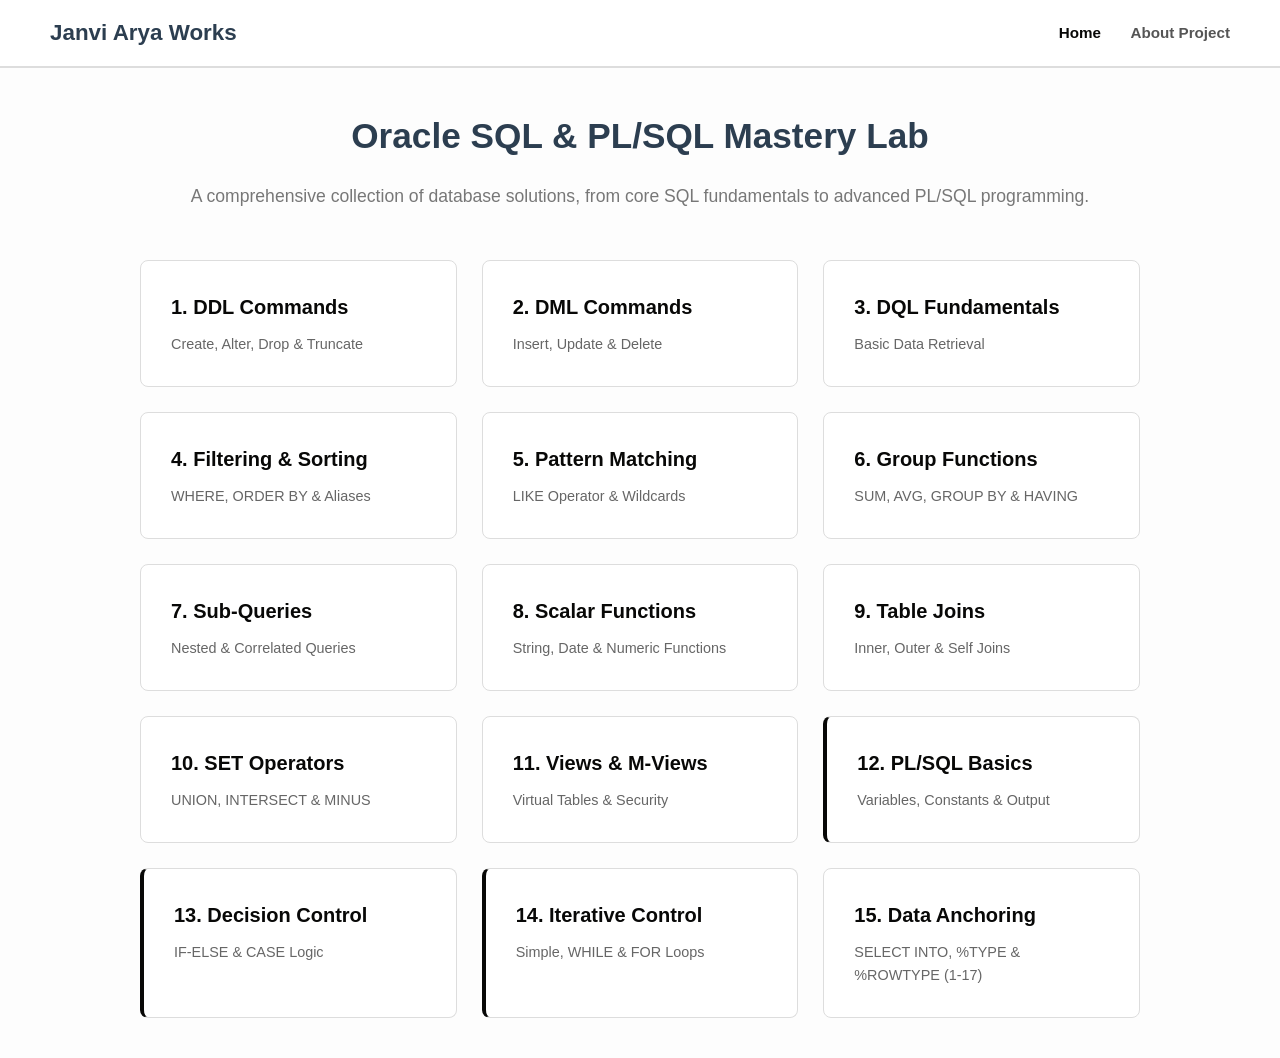
<file: index.html>
<!DOCTYPE html>
<html lang="en">
<head>
    <meta charset="UTF-8">
    <meta name="viewport" content="width=device-width, initial-scale=1.0">
    <title>Oracle SQL & PL/SQL Portfolio</title>
    <link rel="stylesheet" href="style.css">
</head>
<body>

    <nav class="navbar">
        <div class="logo">Janvi Arya Works</div>
        <div class="nav-links">
            <a href="index.html" class="active">Home</a>
            <a href="about.html">About Project</a>
        </div>
    </nav>

    <main class="main-content">
        <header class="page-header">
            <h1>Oracle SQL & PL/SQL Mastery Lab</h1>
            <p>A comprehensive collection of database solutions, from core SQL fundamentals to advanced PL/SQL programming.</p>
        </header>

        <div class="category-grid">
            <a href="queries.html?cat=DDL&count=41" class="category-card">
                <h3>1. DDL Commands</h3>
                <p>Create, Alter, Drop & Truncate</p>
            </a>

            <a href="queries.html?cat=DML&count=30" class="category-card">
                <h3>2. DML Commands</h3>
                <p>Insert, Update & Delete</p>
            </a>

            <a href="queries.html?cat=DQL&count=10" class="category-card">
                <h3>3. DQL Fundamentals</h3>
                <p>Basic Data Retrieval</p>
            </a>

            <a href="queries.html?cat=WHERE&count=45" class="category-card">
                <h3>4. Filtering & Sorting</h3>
                <p>WHERE, ORDER BY & Aliases</p>
            </a>

            <a href="queries.html?cat=LIKE&count=35" class="category-card">
                <h3>5. Pattern Matching</h3>
                <p>LIKE Operator & Wildcards</p>
            </a>

            <a href="queries.html?cat=GROUP_BY&count=60" class="category-card">
                <h3>6. Group Functions</h3>
                <p>SUM, AVG, GROUP BY & HAVING</p>
            </a>

            <a href="queries.html?cat=SUBQUERIES&count=50" class="category-card">
                <h3>7. Sub-Queries</h3>
                <p>Nested & Correlated Queries</p>
            </a>

            <a href="queries.html?cat=SCALAR&count=45" class="category-card">
                <h3>8. Scalar Functions</h3>
                <p>String, Date & Numeric Functions</p>
            </a>

            <a href="queries.html?cat=JOINS&count=20" class="category-card">
                <h3>9. Table Joins</h3>
                <p>Inner, Outer & Self Joins</p>
            </a>

            <a href="queries.html?cat=SET&count=25" class="category-card">
                <h3>10. SET Operators</h3>
                <p>UNION, INTERSECT & MINUS</p>
            </a>

            <a href="queries.html?cat=VIEWS&count=10" class="category-card">
                <h3>11. Views & M-Views</h3>
                <p>Virtual Tables & Security</p>
            </a>

            <a href="queries.html?cat=PLSQL_BASICS&count=22" class="category-card plsql-card">
                <h3>12. PL/SQL Basics</h3>
                <p>Variables, Constants & Output</p>
            </a>

            <a href="queries.html?cat=DECISION&count=31" class="category-card plsql-card">
                <h3>13. Decision Control</h3>
                <p>IF-ELSE & CASE Logic</p>
            </a>

            <a href="queries.html?cat=ITERATIVE&count=29" class="category-card plsql-card">
                <h3>14. Iterative Control</h3>
                <p>Simple, WHILE & FOR Loops</p>
            </a>

            <a href="queries.html?cat=DATA_RETRIEVAL&count=17" class="category-card">
                <h3>15. Data Anchoring</h3>
                <p>SELECT INTO, %TYPE & %ROWTYPE (1-17)</p>
            </a>
        </div>
    </main>

</body>
</html>
</file>
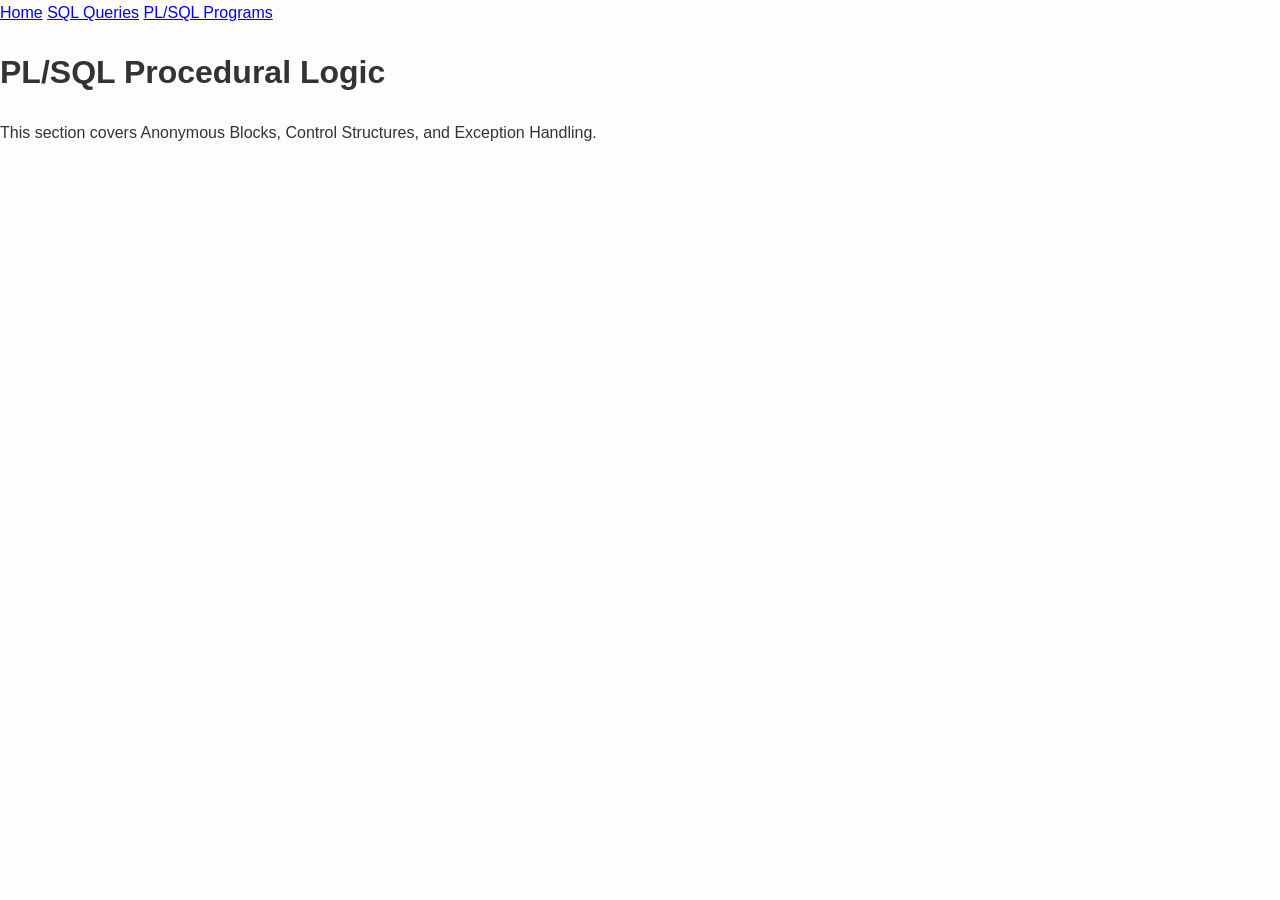
<file: plsql.html>
<!DOCTYPE html>
<html lang="en">
<head>
    <meta charset="UTF-8">
    <meta name="viewport" content="width=device-width, initial-scale=1.0">
    <link rel="stylesheet" href="style.css">
    <title>PL/SQL Programming</title>
</head>
<body>
    <nav>
        <a href="index.html">Home</a>
        <a href="sql.html">SQL Queries</a>
        <a href="plsql.html" class="active">PL/SQL Programs</a>
    </nav>

    <div class="container">
        <h1>PL/SQL Procedural Logic</h1>
        <p>This section covers Anonymous Blocks, Control Structures, and Exception Handling.</p>
        
        <div id="plsql-container">
            </div>
    </div>

    <script src="script.js"></script>
</body>
</html>
</file>
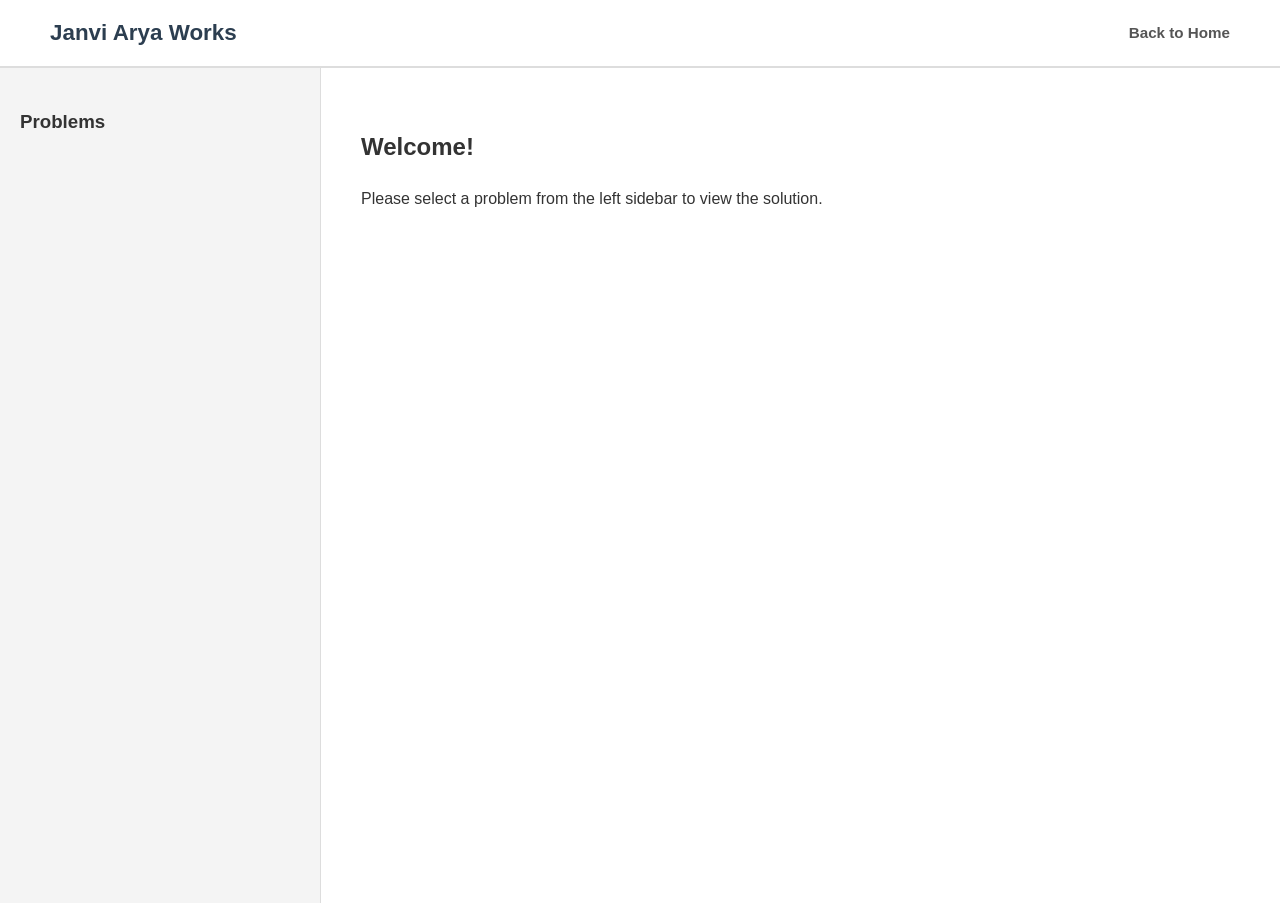
<file: queries.html>
<!DOCTYPE html>
<html lang="en">
<head>
    <meta charset="UTF-8">
    <meta name="viewport" content="width=device-width, initial-scale=1.0">
    <title>Practice Problems - Janvi Arya Works</title>
    <link rel="stylesheet" href="style.css">
</head>
<body>

    <nav class="navbar">
        <div class="logo">Janvi Arya Works</div>
        <div class="nav-links">
            <a href="index.html"> Back to Home</a>
        </div>
    </nav>

    <div class="practice-container">
        <aside class="sidebar">
            <h3 id="catTitle">Problems</h3>
            <ul id="problemList">
                </ul>
        </aside>

        <main class="main-display">
            <div id="welcomeMsg">
                <h2>Welcome!</h2>
                <p>Please select a problem from the left sidebar to view the solution.</p>
            </div>

            <div id="contentBox" style="display: none;">
                <div class="display-section">
                    <label>QUESTION</label>
                    <p id="problemQuestion" class="q-text"></p>
                </div>

                <div class="display-section">
                    <label>SQL / PLSQL CODE</label>
                    <div class="code-box">
                        <pre id="queryDisplay"></pre>
                    </div>
                </div>

                <div class="display-section">
                    <label>ORACLE OUTPUT</label>
                    <pre id="outputDisplay" class="output-box"></pre>
                </div>
            </div>
        </main>
    </div>

    <script src="script.js"></script>
</body>
</html>
</file>
<file: style.css>
/* --- SIMPLE & CLEAN DESIGN --- */

:root {
    --primary-color: #2c3e50;
    --accent-color: #080807; /* Simple Orange for headings */
    --bg-color: #fdfdfd;
    --border-color: #dddddd;
}

body {
    background-color: var(--bg-color);
    color: #333;
    font-family: 'Arial', sans-serif;
    margin: 0;
    padding: 0;
    line-height: 1.6;
}

/* Navigation Bar */
.navbar {
    background: #ffffff;
    padding: 15px 50px;
    display: flex;
    justify-content: space-between;
    align-items: center;
    border-bottom: 2px solid var(--border-color);
}

.logo {
    font-size: 1.4rem;
    font-weight: bold;
    color: var(--primary-color);
}

.nav-links a {
    text-decoration: none;
    color: #555;
    margin-left: 25px;
    font-size: 0.95rem;
    font-weight: 600;
}

.nav-links a.active {
    color: var(--accent-color);
}

/* Main Content Area */
.main-content {
    max-width: 1000px;
    margin: 40px auto;
    padding: 0 20px;
}

.page-header {
    text-align: center;
    margin-bottom: 50px;
}

.page-header h1 {
    font-size: 2.2rem;
    color: var(--primary-color);
    margin-bottom: 10px;
}

.page-header p {
    color: #777;
    font-size: 1.1rem;
}

/* Grid Layout for the Boxes */
.category-grid {
    display: grid;
    grid-template-columns: repeat(auto-fit, minmax(280px, 1fr));
    gap: 25px;
}

/* The Category Card (The Boxes) */
.category-card {
    background: #ffffff;
    padding: 30px;
    border: 1px solid var(--border-color); /* Simple border */
    border-radius: 8px;
    text-decoration: none;
    color: #333;
    transition: all 0.3s ease; /* Smooth transition */
    display: block;
}

/* Simple Hover: Background turns slightly grey and border darkens */
.category-card:hover {
    background-color: #f9f9f9;
    border-color: #999;
    transform: translateY(-3px); /* Subtle lift up */
}

.category-card h3 {
    margin: 0 0 10px 0;
    color: var(--accent-color); /* Orange Headings */
    font-size: 1.25rem;
}

.category-card p {
    margin: 0;
    font-size: 0.9rem;
    color: #666;
}

/* Special styling for PL/SQL card to make it stand out slightly */
.plsql-card {
    border-left: 4px solid var(--accent-color);
}

/* --- QUERIES PAGE EXTRA STYLE --- */
.practice-container {
    display: flex;
    height: calc(100vh - 65px);
}

.sidebar {
    width: 280px;
    background: #f4f4f4;
    border-right: 1px solid #ddd;
    padding: 20px;
    overflow-y: auto;
}

#problemList {
    list-style: none;
    padding: 0;
}

#problemList li {
    padding: 10px;
    border-bottom: 1px solid #ddd;
    cursor: pointer;
    font-size: 0.9rem;
}

#problemList li:hover {
    background: #e9e9e9;
    color: var(--accent-color);
}

.main-display {
    flex: 1;
    padding: 40px;
    background: white;
    overflow-y: auto;
}

.display-section {
    margin-bottom: 30px;
}

.display-section label {
    font-size: 0.75rem;
    font-weight: bold;
    color: #999;
    letter-spacing: 1px;
    display: block;
    margin-bottom: 10px;
}

.q-text {
    font-size: 1.3rem;
    font-weight: bold;
    color: #2c3e50;
}

.code-box, .output-box {
    background: #f9f9f9;
    border: 1px solid #ddd;
    padding: 20px;
    border-radius: 5px;
    position: relative;
    font-family: 'Courier New', monospace;
    white-space: pre-wrap;
}

.output-box {
    color: #050505; /* Green for output */
    border-left: 4px solid #eef2f0;
}

#copyBtn {
    position: absolute;
    top: 10px;
    right: 10px;
    padding: 5px 10px;
    font-size: 0.7rem;
    cursor: pointer;
    border: 1px solid #ccc;
    background: white;
}

/* Sidebar Group Headings */
.group-header {
    color: #2c3e50;
    font-weight: bold;
    font-size: 0.85rem;
    margin-top: 20px;
    margin-bottom: 5px;
    text-transform: uppercase;
    padding-left: 5px;
}

/* Sidebar Problems (Simple list) */
#problemList li {
    padding: 6px 10px 6px 20px;
    font-size: 0.85rem;
    color: #666;
    cursor: pointer;
    border: none; /* Borders hata diye simplicity ke liye */
}

#problemList li:hover {
    color: #d35400;
    background: #f4f4f4;
}

.oracle-table {
    width: 100%;
    border-collapse: collapse;
    font-family: 'Segoe UI', Tahoma, sans-serif;
    font-size: 0.85rem;
    background: white;
}

.oracle-table th {
    background-color: #f2f2f2;
    color: #333;
    text-align: left;
    padding: 8px;
    border: 1px solid #ddd;
    font-weight: bold;
}

.oracle-table td {
    padding: 6px 8px;
    border: 1px solid #eee;
    color: #444;
}

.oracle-table tr:nth-child(even) {
    background-color: #fafafa;
}

.oracle-table i {
    color: #999; /* null values ke liye grey color */
}
</file>
